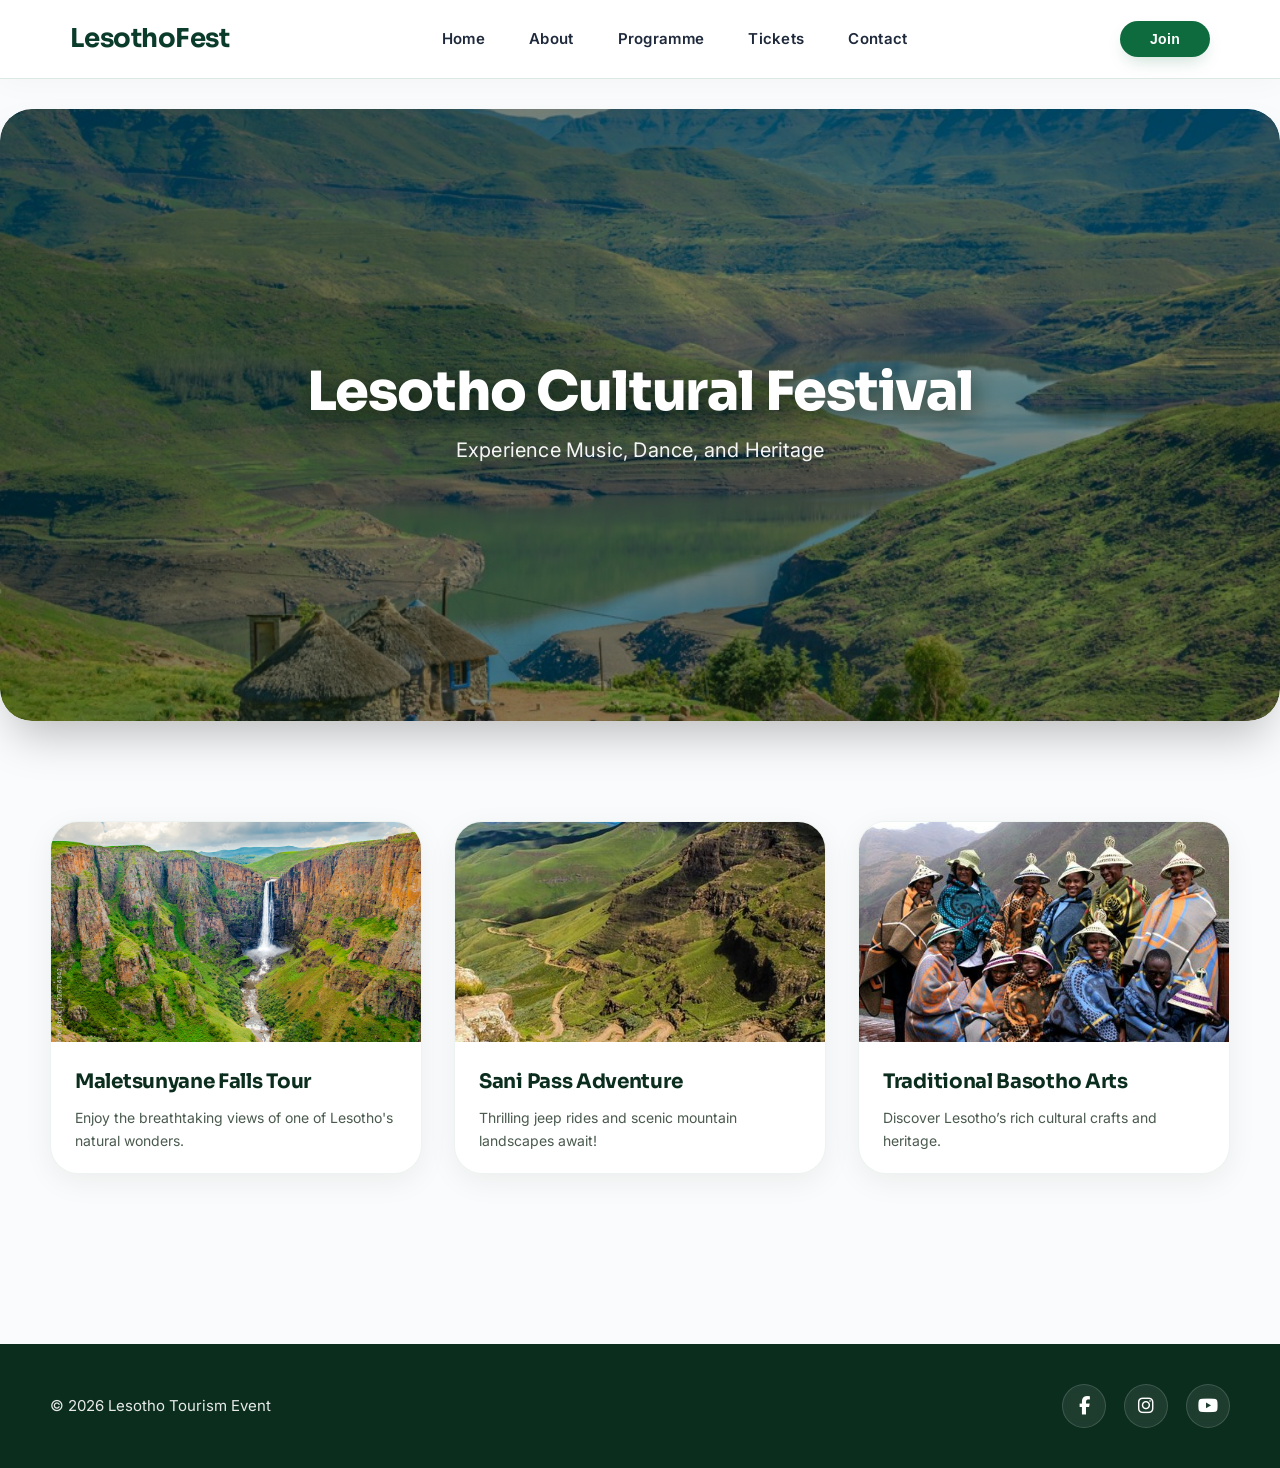
<file: index.html>
<!DOCTYPE html>
<html lang="en">
<head>
  <meta charset="UTF-8">
  <meta name="viewport" content="width=device-width, initial-scale=1.0">
  <title>Lesotho Tourism Event</title>
  <link rel="stylesheet" href="https://cdnjs.cloudflare.com/ajax/libs/font-awesome/6.4.0/css/all.min.css">
  <link rel="stylesheet" href="style.css">
</head>
<body>

<nav>
  <div class="logo">LesothoFest</div>
  <ul>
    <li><a href="index.html">Home</a></li>
    <li><a href="about.html">About</a></li>
    <li><a href="programme.html">Programme</a></li>
    <li><a href="tickets.html">Tickets</a></li>
    <li><a href="contact.html">Contact</a></li>
  </ul>
  <button>Join</button>
</nav>

<div class="hero">
  <img src="images/festival-banner.jpg" alt="Lesotho Festival">
  <div class="hero-text">
    <h1>Lesotho Cultural Festival</h1>
    <p>Experience Music, Dance, and Heritage</p>
  </div>
</div>

<section class="cards">
  <div class="card">
    <img src="images/maletsunyane.jpg" alt="">
    <h3>Maletsunyane Falls Tour</h3>
    <p>Enjoy the breathtaking views of one of Lesotho's natural wonders.</p>
  </div>
  <div class="card">
    <img src="images/sani-pass.jpg" alt="">
    <h3>Sani Pass Adventure</h3>
    <p>Thrilling jeep rides and scenic mountain landscapes await!</p>
  </div>
  <div class="card">
    <img src="images/basotho-hat.jpg" alt="">
    <h3>Traditional Basotho Arts</h3>
    <p>Discover Lesotho’s rich cultural crafts and heritage.</p>
  </div>
</section>


<footer>
  <div class="footer-content">
    <p>&copy; 2026 Lesotho Tourism Event</p>
    <div class="social-links">
      <a href="https://www.facebook.com/lesothofest" target="_blank" rel="noopener" title="Facebook"><i class="fab fa-facebook-f"></i></a>
      <a href="https://www.instagram.com/lesothofest" target="_blank" rel="noopener" title="Instagram"><i class="fab fa-instagram"></i></a>
      <a href="https://www.youtube.com/@lesothofest" target="_blank" rel="noopener" title="YouTube"><i class="fab fa-youtube"></i></a>
    </div>
  </div>
</footer>

</body>
</html>
</file>
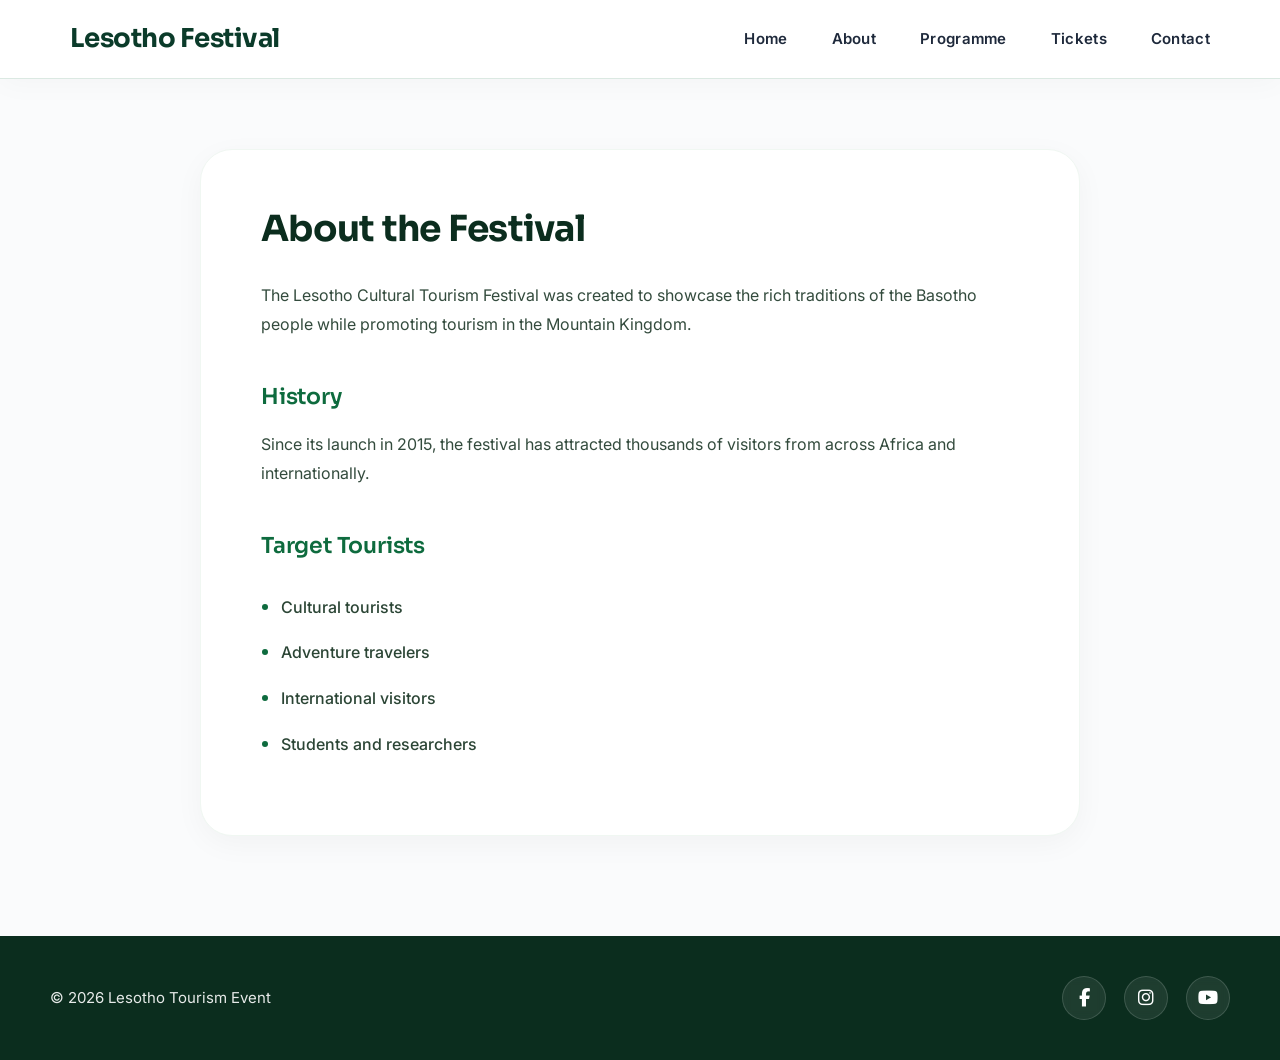
<file: about.html>
<!DOCTYPE html>
<html>
<head>
<title>About the Event</title>
<link rel="stylesheet" href="https://cdnjs.cloudflare.com/ajax/libs/font-awesome/6.4.0/css/all.min.css">
<link rel="stylesheet" href="style.css">
</head>

<body>

<nav>
<h1>Lesotho Festival</h1>
<ul>
<li><a href="index.html">Home</a></li>
<li><a href="about.html">About</a></li>
<li><a href="programme.html">Programme</a></li>
<li><a href="tickets.html">Tickets</a></li>
<li><a href="contact.html">Contact</a></li>
</ul>
</nav>

<div class="container">

<h2>About the Festival</h2>

<p>
The Lesotho Cultural Tourism Festival was created to showcase the
rich traditions of the Basotho people while promoting tourism in
the Mountain Kingdom.
</p>

<h3>History</h3>

<p>
Since its launch in 2015, the festival has attracted thousands of
visitors from across Africa and internationally.
</p>

<h3>Target Tourists</h3>

<ul>
<li>Cultural tourists</li>
<li>Adventure travelers</li>
<li>International visitors</li>
<li>Students and researchers</li>
</ul>

</div>

<footer>
  <div class="footer-content">
    <p>&copy; 2026 Lesotho Tourism Event</p>
    <div class="social-links">
      <a href="https://www.facebook.com/lesothofest" target="_blank" rel="noopener" title="Facebook"><i class="fab fa-facebook-f"></i></a>
      <a href="https://www.instagram.com/lesothofest" target="_blank" rel="noopener" title="Instagram"><i class="fab fa-instagram"></i></a>
      <a href="https://www.youtube.com/@lesothofest" target="_blank" rel="noopener" title="YouTube"><i class="fab fa-youtube"></i></a>
    </div>
  </div>
</footer>

</body>
</html>
</file>
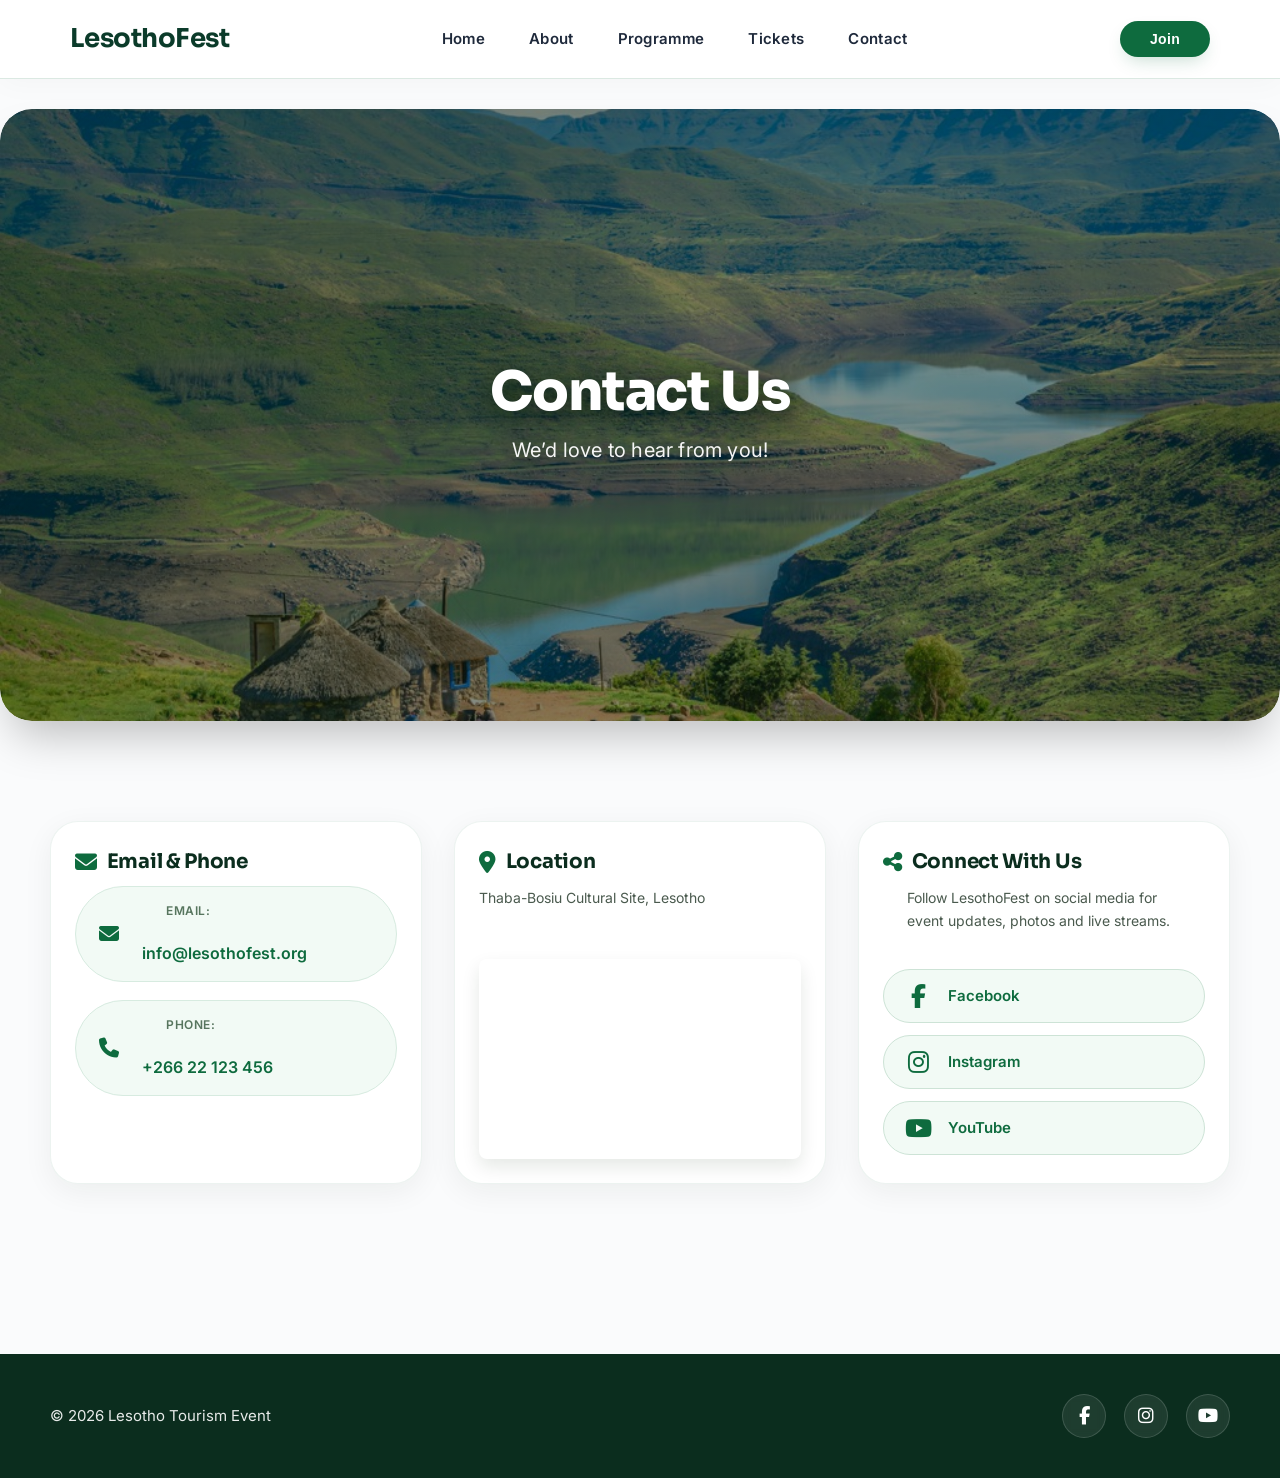
<file: contact.html>
<!DOCTYPE html>
<html lang="en">
<head>
  <meta charset="UTF-8">
  <meta name="viewport" content="width=device-width, initial-scale=1.0">
  <title>Contact Us</title>
  <link rel="stylesheet" href="https://cdnjs.cloudflare.com/ajax/libs/font-awesome/6.4.0/css/all.min.css">
  <link rel="stylesheet" href="style.css">
</head>
<body>

<nav>
  <div class="logo">LesothoFest</div>
  <ul>
    <li><a href="index.html">Home</a></li>
    <li><a href="about.html">About</a></li>
    <li><a href="programme.html">Programme</a></li>
    <li><a href="tickets.html">Tickets</a></li>
    <li><a href="contact.html">Contact</a></li>
  </ul>
  <button>Join</button>
</nav>

<div class="hero">
  <img src="images/festival-banner.jpg" alt="Contact">
  <div class="hero-text">
    <h1>Contact Us</h1>
    <p>We’d love to hear from you!</p>
  </div>
</div>

<section class="cards">
  <div class="card">
    <h3><i class="fas fa-envelope"></i> Email & Phone</h3>
    <div class="contact-info">
      <div class="contact-item">
        <i class="fas fa-envelope"></i>
        <div>
          <p class="label">Email:</p>
          <a href="mailto:info@lesothofest.org" class="contact-link">info@lesothofest.org</a>
        </div>
      </div>
      <div class="contact-item">
        <i class="fas fa-phone"></i>
        <div>
          <p class="label">Phone:</p>
          <a href="tel:+26622123456" class="contact-link">+266 22 123 456</a>
        </div>
      </div>
    </div>
  </div>
  <div class="card">
    <h3><i class="fas fa-map-marker-alt"></i> Location</h3>
    <p class="location-text">Thaba-Bosiu Cultural Site, Lesotho</p>
    <iframe src="https://maps.google.com/maps?q=Thaba-Bosiu&t=&z=13&ie=UTF8&iwloc=&output=embed" width="100%" height="200" style="border:0; border-radius: 8px; margin-top: 15px;" allowfullscreen="" loading="lazy"></iframe>
  </div>
  <div class="card">
    <h3><i class="fas fa-share-alt"></i> Connect With Us</h3>
    <div class="contact-card">
      <p class="muted">Follow LesothoFest on social media for event updates, photos and live streams.</p>
      <div class="social-links-large" style="margin-top:12px;">
        <a href="https://www.facebook.com/lesothofest" target="_blank" rel="noopener" class="social-link-plain facebook" aria-label="LesothoFest on Facebook">
          <i class="fab fa-facebook-f"></i>
          <span class="label">Facebook</span>
        </a>
        <a href="https://www.instagram.com/lesothofest" target="_blank" rel="noopener" class="social-link-plain instagram" aria-label="LesothoFest on Instagram">
          <i class="fab fa-instagram"></i>
          <span class="label">Instagram</span>
        </a>
        <a href="https://www.youtube.com/@lesothofest" target="_blank" rel="noopener" class="social-link-plain youtube" aria-label="LesothoFest on YouTube">
          <i class="fab fa-youtube"></i>
          <span class="label">YouTube</span>
        </a>
      </div>
    </div>
  </div>
</section>

<footer>
  <div class="footer-content">
    <p>&copy; 2026 Lesotho Tourism Event</p>
    <div class="social-links">
      <a href="https://www.facebook.com/lesothofest" target="_blank" rel="noopener" title="Facebook"><i class="fab fa-facebook-f"></i></a>
      <a href="https://www.instagram.com/lesothofest" target="_blank" rel="noopener" title="Instagram"><i class="fab fa-instagram"></i></a>
      <a href="https://www.youtube.com/@lesothofest" target="_blank" rel="noopener" title="YouTube"><i class="fab fa-youtube"></i></a>
    </div>
  </div>
</footer>

</body>
</html>
</file>
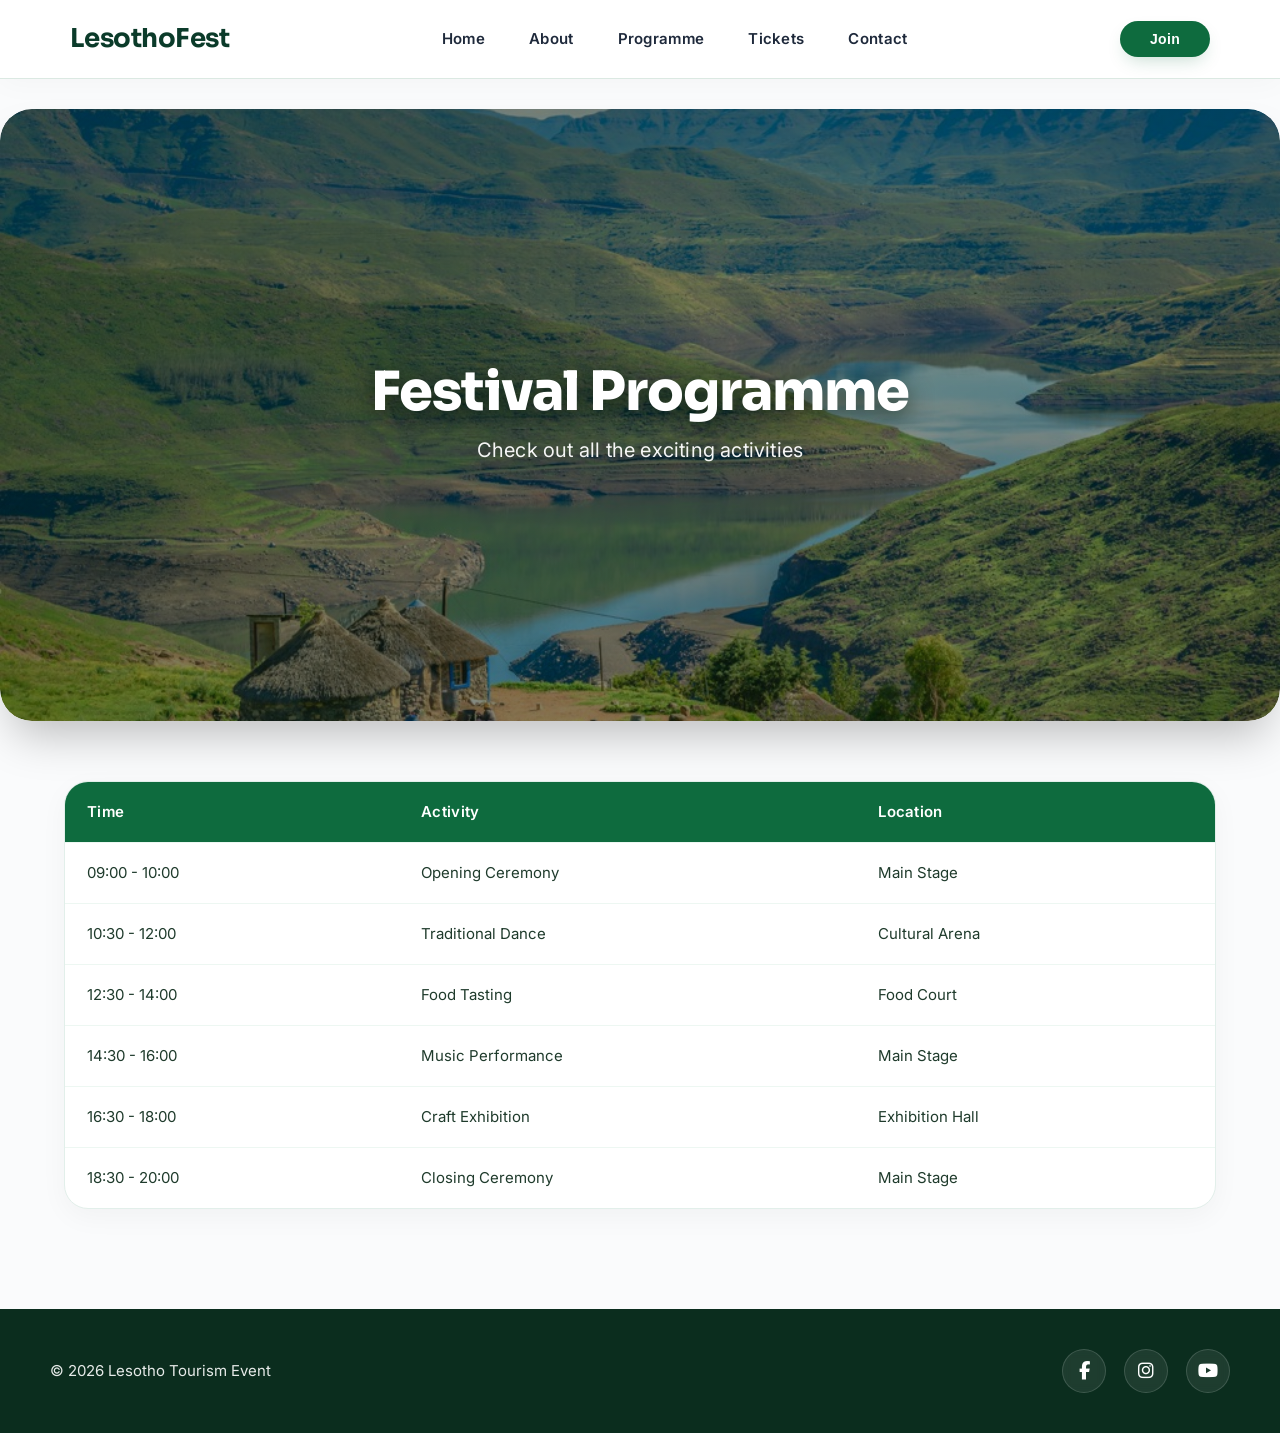
<file: programme.html>
<!DOCTYPE html>
<html lang="en">
<head>
  <meta charset="UTF-8">
  <meta name="viewport" content="width=device-width, initial-scale=1.0">
  <title>Programme Schedule</title>
  <link rel="stylesheet" href="https://cdnjs.cloudflare.com/ajax/libs/font-awesome/6.4.0/css/all.min.css">
  <link rel="stylesheet" href="style.css">
</head>
<body>

<nav>
  <div class="logo">LesothoFest</div>
  <ul>
    <li><a href="index.html">Home</a></li>
    <li><a href="about.html">About</a></li>
    <li><a href="programme.html">Programme</a></li>
    <li><a href="tickets.html">Tickets</a></li>
    <li><a href="contact.html">Contact</a></li>
  </ul>
  <button>Join</button>
</nav>

<div class="hero">
  <img src="images/festival-banner.jpg" alt="Programme">
  <div class="hero-text">
    <h1>Festival Programme</h1>
    <p>Check out all the exciting activities</p>
  </div>
</div>

<section>
  <table>
    <thead>
      <tr>
        <th>Time</th>
        <th>Activity</th>
        <th>Location</th>
      </tr>
    </thead>
    <tbody>
      <tr>
        <td>09:00 - 10:00</td>
        <td>Opening Ceremony</td>
        <td>Main Stage</td>
      </tr>
      <tr>
        <td>10:30 - 12:00</td>
        <td>Traditional Dance</td>
        <td>Cultural Arena</td>
      </tr>
      <tr>
        <td>12:30 - 14:00</td>
        <td>Food Tasting</td>
        <td>Food Court</td>
      </tr>
      <tr>
        <td>14:30 - 16:00</td>
        <td>Music Performance</td>
        <td>Main Stage</td>
      </tr>
      <tr>
        <td>16:30 - 18:00</td>
        <td>Craft Exhibition</td>
        <td>Exhibition Hall</td>
      </tr>
      <tr>
        <td>18:30 - 20:00</td>
        <td>Closing Ceremony</td>
        <td>Main Stage</td>
      </tr>
    </tbody>
  </table>
</section>

<footer>
  <div class="footer-content">
    <p>&copy; 2026 Lesotho Tourism Event</p>
    <div class="social-links">
      <a href="https://www.facebook.com/lesothofest" target="_blank" rel="noopener" title="Facebook"><i class="fab fa-facebook-f"></i></a>
      <a href="https://www.instagram.com/lesothofest" target="_blank" rel="noopener" title="Instagram"><i class="fab fa-instagram"></i></a>
      <a href="https://www.youtube.com/@lesothofest" target="_blank" rel="noopener" title="YouTube"><i class="fab fa-youtube"></i></a>
    </div>
  </div>
</footer>

</body>
</html>
</file>
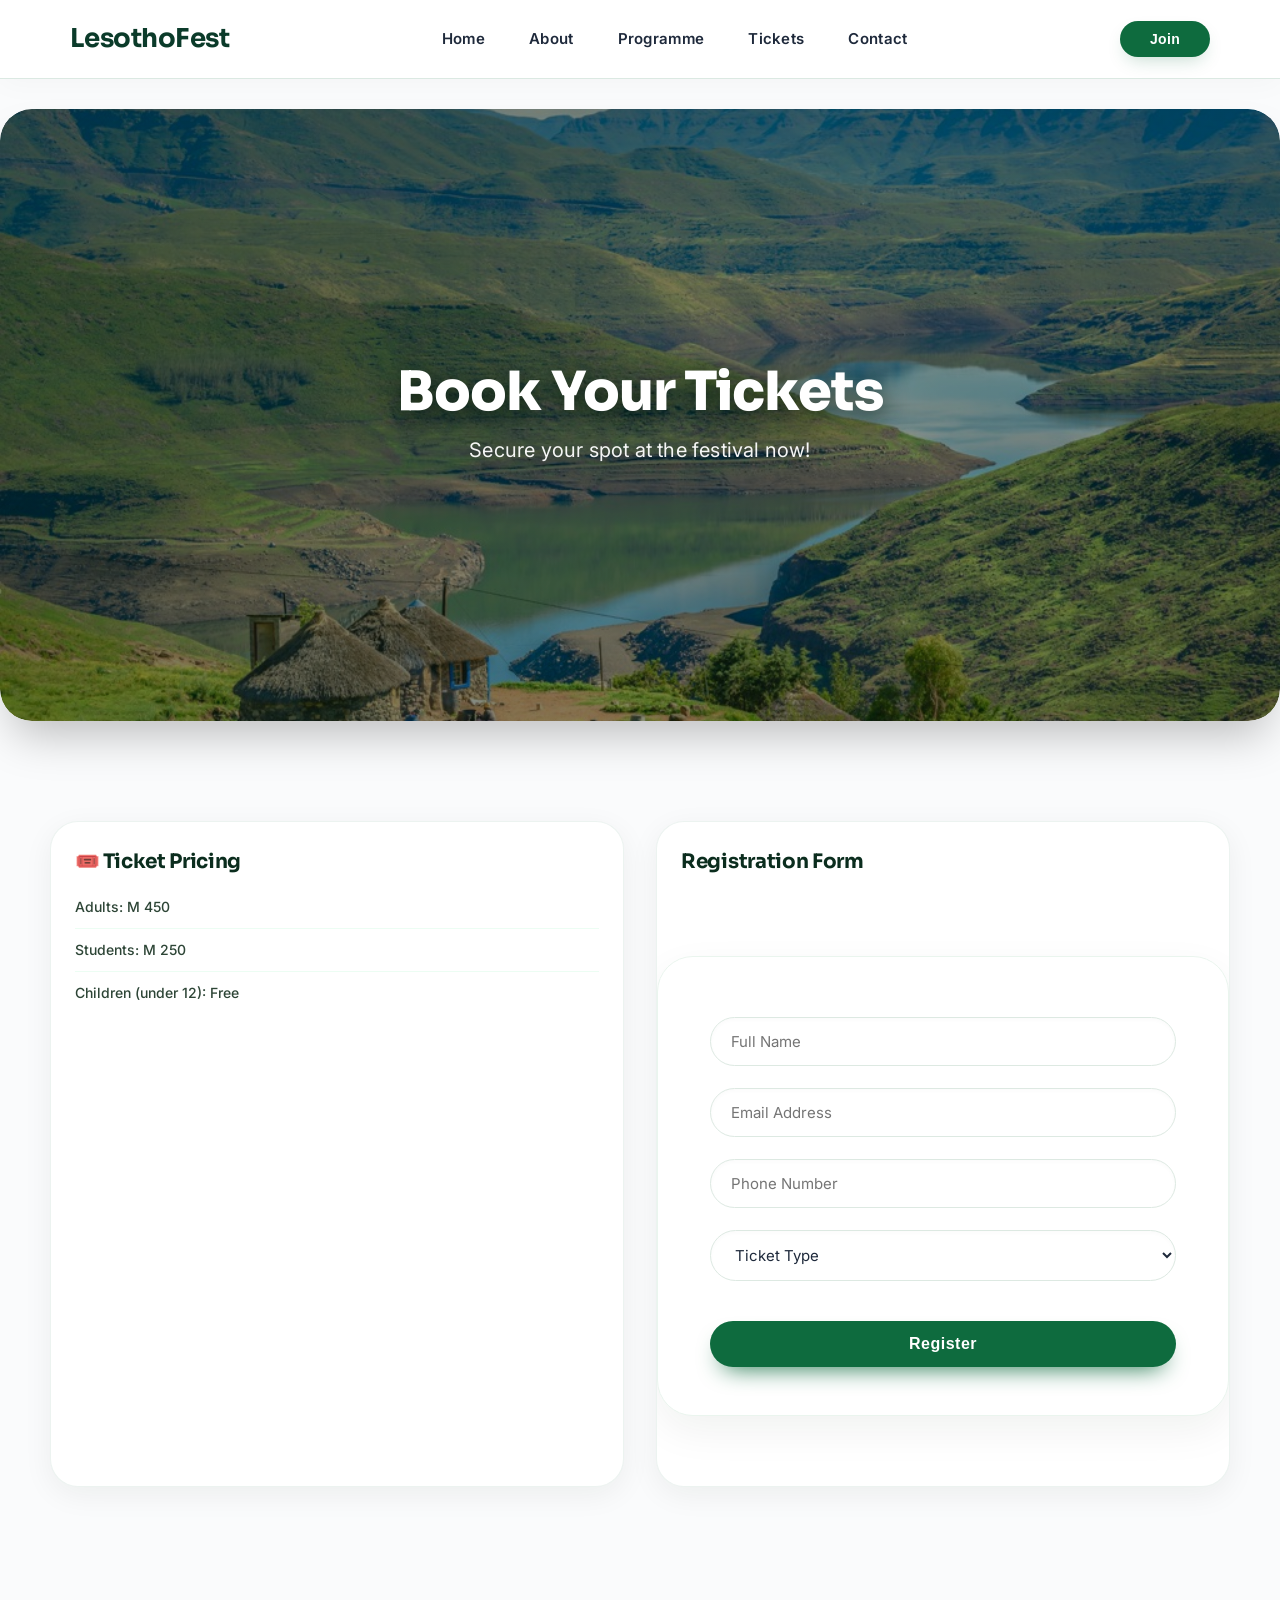
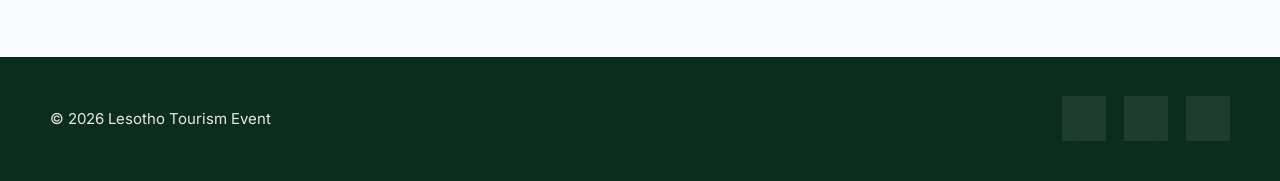
<file: tickets.html>
<!DOCTYPE html>
<html lang="en">
<head>
  <meta charset="UTF-8">
  <meta name="viewport" content="width=device-width, initial-scale=1.0">
  <title>Tickets & Registration</title>
  <link rel="stylesheet" href="https://cdnjs.cloudflare.com/ajax/libs/font-awesome/6.4.0/css/all.min.css">
  <link rel="stylesheet" href="style.css">
</head>
<body>

<nav>
  <div class="logo">LesothoFest</div>
  <ul>
    <li><a href="index.html">Home</a></li>
    <li><a href="about.html">About</a></li>
    <li><a href="programme.html">Programme</a></li>
    <li><a href="tickets.html">Tickets</a></li>
    <li><a href="contact.html">Contact</a></li>
  </ul>
  <button>Join</button>
</nav>

<div class="hero">
  <img src="images/festival-banner.jpg" alt="Tickets">
  <div class="hero-text">
    <h1>Book Your Tickets</h1>
    <p>Secure your spot at the festival now!</p>
  </div>
</div>

<section class="cards">
  <div class="card">
    <h3>🎟️ Ticket Pricing</h3>
    <ul>
      <li>Adults: M 450</li>
      <li>Students: M 250</li>
      <li>Children (under 12): Free</li>
    </ul>
  </div>
  <div class="card">
    <h3>Registration Form</h3>
    <form>
      <input type="text" placeholder="Full Name" required>
      <input type="email" placeholder="Email Address" required>
      <input type="tel" placeholder="Phone Number" required>
      <select>
        <option value="">Ticket Type</option>
        <option value="adult">Adult</option>
        <option value="student">Student</option>
        <option value="child">Child</option>
      </select>
      <button type="submit">Register</button>
    </form>
  </div>
</section>

<footer>
  <div class="footer-content">
    <p>&copy; 2026 Lesotho Tourism Event</p>
    <div class="social-links">
      <a href="https://www.facebook.com/lesothofest" target="_blank" rel="noopener" title="Facebook"><i class="fab fa-facebook-f"></i></a>
      <a href="https://www.instagram.com/lesothofest" target="_blank" rel="noopener" title="Instagram"><i class="fab fa-instagram"></i></a>
      <a href="https://www.youtube.com/@lesothofest" target="_blank" rel="noopener" title="YouTube"><i class="fab fa-youtube"></i></a>
    </div>
  </div>
</footer>

</body>
</html>
</file>
<file: style.css>
@import url('https://fonts.googleapis.com/css2?family=Inter:wght@300;400;500;600;700&family=Sora:wght@400;600;700&display=swap');

/* ---------- RESET & BASE ---------- */
* {
  margin: 0;
  padding: 0;
  box-sizing: border-box;
}

html {
  scroll-behavior: smooth;
}

body {
  background: #fafbfc;
  color: #1f2937;
  line-height: 1.6;
  font-family: 'Inter', sans-serif;
}

a {
  text-decoration: none;
  color: inherit;
}

img {
  max-width: 100%;
  display: block;
  border-radius: 12px;
}

/* ---------- NAVIGATION (unified, premium) ---------- */
nav {
  display: flex;
  justify-content: space-between;
  align-items: center;
  padding: 18px 70px;
  background: rgba(255, 255, 255, 0.9);
  backdrop-filter: blur(16px);
  -webkit-backdrop-filter: blur(16px);
  position: sticky;
  top: 0;
  z-index: 1000;
  box-shadow: 0 4px 30px rgba(0, 0, 0, 0.03);
  border-bottom: 1px solid rgba(14, 107, 62, 0.15);
}

nav .logo,
nav h1 {
  font-family: 'Sora', sans-serif;
  font-weight: 700;
  font-size: 26px;
  color: #0b3b2a;
  letter-spacing: -0.02em;
}

nav ul {
  display: flex;
  list-style: none;
  gap: 44px;
}

nav ul li a {
  font-weight: 600;
  color: #1e293b;
  padding: 6px 0;
  position: relative;
  transition: color 0.2s ease;
  font-size: 15px;
  letter-spacing: 0.02em;
}

nav ul li a:hover {
  color: #0e6b3e;
}

nav ul li a::after {
  content: '';
  position: absolute;
  width: 0;
  height: 2.5px;
  background: #0e6b3e;
  left: 0;
  bottom: -4px;
  transition: width 0.25s cubic-bezier(0.4, 0, 0.2, 1);
  border-radius: 4px;
}

nav ul li a:hover::after {
  width: 100%;
}

nav button {
  padding: 10px 30px;
  border-radius: 40px;
  border: none;
  background: #0e6b3e;
  color: white;
  font-weight: 600;
  cursor: pointer;
  transition: 0.25s ease;
  font-size: 14px;
  letter-spacing: 0.3px;
  box-shadow: 0 8px 18px -6px rgba(14, 107, 62, 0.25);
}

nav button:hover {
  background: #0a4f2e;
  transform: translateY(-2px);
  box-shadow: 0 12px 22px -8px rgba(14, 107, 62, 0.4);
}

/* ---------- HERO (elegant overlay) ---------- */
.hero {
  position: relative;
  height: 68vh;
  min-height: 380px;
  width: 100%;
  max-width: 1400px;
  margin: 30px auto;
  padding: 0 30px;
  border-radius: 32px;
  overflow: hidden;
  display: flex;
  align-items: center;
  justify-content: center;
  box-shadow: 0 25px 45px -12px rgba(0, 0, 0, 0.25);
}

.hero img {
  position: absolute;
  width: 100%;
  height: 100%;
  object-fit: cover;
  border-radius: 32px;
  filter: brightness(0.7) saturate(1.05);
  transition: transform 6s ease;
}

.hero:hover img {
  transform: scale(1.02);
}

.hero::after {
  content: "";
  position: absolute;
  inset: 0;
  background: linear-gradient(135deg, rgba(0,40,20,0.35) 0%, rgba(0,20,10,0.2) 100%);
  border-radius: 32px;
  pointer-events: none;
}

.hero-text {
  position: relative;
  z-index: 10;
  text-align: center;
  color: white;
  max-width: 780px;
  padding: 0 24px;
  text-shadow: 0 6px 25px rgba(0, 20, 0, 0.7);
  animation: fadeUp 0.9s ease-out;
}

@keyframes fadeUp {
  0% { opacity: 0; transform: translateY(20px); }
  100% { opacity: 1; transform: translateY(0); }
}

.hero-text h1 {
  font-family: 'Sora', sans-serif;
  font-size: 54px;
  font-weight: 800;
  margin-bottom: 12px;
  letter-spacing: -0.02em;
  line-height: 1.1;
}

.hero-text p {
  font-size: 20px;
  font-weight: 400;
  opacity: 0.95;
  letter-spacing: 0.2px;
}

/* ---------- SEARCH BAR (refined) ---------- */
.search-bar {
  position: absolute;
  bottom: 40px;
  left: 50%;
  transform: translateX(-50%);
  display: flex;
  gap: 12px;
  background: rgba(255, 255, 255, 0.96);
  padding: 16px 28px;
  border-radius: 80px;
  box-shadow: 0 20px 40px -10px rgba(0, 30, 10, 0.25);
  width: 85%;
  max-width: 800px;
  z-index: 20;
  backdrop-filter: blur(12px);
  border: 1px solid rgba(255, 255, 255, 0.4);
}

.search-bar input,
.search-bar select {
  flex: 1;
  padding: 12px 20px;
  border: 1px solid #e2e8f0;
  border-radius: 60px;
  background: white;
  color: #1e293b;
  font-weight: 500;
  font-size: 14px;
  transition: all 0.2s;
  outline: none;
  box-shadow: inset 0 2px 5px rgba(0,0,0,0.02);
}

.search-bar input:focus,
.search-bar select:focus {
  border-color: #0e6b3e;
  box-shadow: 0 0 0 3px rgba(14, 107, 62, 0.15), inset 0 1px 3px #fff;
}

.search-bar button {
  padding: 12px 36px;
  background: #0e6b3e;
  color: white;
  border: none;
  border-radius: 60px;
  font-weight: 600;
  cursor: pointer;
  transition: 0.2s;
  font-size: 14px;
  letter-spacing: 0.3px;
  white-space: nowrap;
  box-shadow: 0 10px 20px -7px #0e6b3e;
}

.search-bar button:hover {
  background: #0a4f2e;
  transform: scale(1.02);
}

/* ---------- CARD SECTIONS (airy, cohesive) ---------- */
.cards {
  display: grid;
  grid-template-columns: repeat(auto-fit, minmax(300px, 1fr));
  gap: 32px;
  padding: 70px 50px;
  max-width: 1400px;
  margin: 0 auto;
}

.card {
  background: white;
  border-radius: 28px;
  overflow: hidden;
  box-shadow: 0 8px 30px rgba(0, 30, 10, 0.06);
  transition: all 0.35s cubic-bezier(0.4, 0, 0.2, 1);
  border: 1px solid rgba(14, 107, 62, 0.08);
  display: flex;
  flex-direction: column;
  backdrop-filter: blur(2px);
}

.card img {
  width: 100%;
  height: 220px;
  object-fit: cover;
  transition: transform 0.6s ease;
  border-radius: 0;
}

.card:hover img {
  transform: scale(1.07);
}

.card h3 {
  padding: 24px 24px 8px;
  color: #0b2d1e;
  font-family: 'Sora', sans-serif;
  font-size: 20px;
  font-weight: 700;
  letter-spacing: -0.3px;
  display: flex;
  align-items: center;
  gap: 10px;
}

.card h3 i {
  color: #0e6b3e;
  font-size: 22px;
}

.card p {
  padding: 0 24px 20px;
  color: #4a5a4e;
  font-size: 14px;
  font-weight: 400;
  line-height: 1.7;
  flex-grow: 1;
}

.card ul {
  padding: 0 24px 24px;
  color: #2d4536;
  list-style: none;
}

.card ul li {
  padding: 10px 0;
  font-weight: 500;
  font-size: 14px;
  border-bottom: 1px solid #ecfdf3;
}

.card ul li:last-child {
  border-bottom: none;
}

.card:hover {
  transform: translateY(-8px);
  box-shadow: 0 20px 40px -8px rgba(14, 107, 62, 0.2);
  border-color: rgba(14, 107, 62, 0.2);
}

/* Contact card specific */
.contact-card {
  padding: 0 24px 24px;
}

.muted {
  color: #6b7280;
  font-size: 14px;
  line-height: 1.6;
  margin-bottom: 16px;
}

/* ---------- CONTAINER (about page etc.) ---------- */
.container {
  max-width: 880px;
  margin: 70px auto;
  padding: 50px 60px;
  background: white;
  border-radius: 32px;
  box-shadow: 0 8px 30px rgba(0, 30, 10, 0.04);
  border: 1px solid #f0f7f2;
}

.container h2 {
  color: #0b2d1e;
  font-family: 'Sora', sans-serif;
  font-size: 36px;
  font-weight: 700;
  margin-bottom: 24px;
  letter-spacing: -0.02em;
}

.container h3 {
  color: #0e6b3e;
  font-family: 'Sora', sans-serif;
  font-size: 22px;
  font-weight: 600;
  margin: 40px 0 16px;
  letter-spacing: -0.2px;
}

.container p {
  color: #334b3d;
  margin-bottom: 20px;
  line-height: 1.8;
  font-weight: 400;
  font-size: 16px;
}

.container ul {
  color: #2b4535;
  padding-left: 20px;
  margin: 20px 0;
}

.container ul li {
  padding: 8px 0;
  font-weight: 500;
}

.container ul li::marker {
  color: #0e6b3e;
  font-size: 1.2em;
}

/* ---------- FORMS (graceful) ---------- */
form {
  max-width: 580px;
  margin: 70px auto;
  background: white;
  padding: 48px 52px;
  border-radius: 36px;
  box-shadow: 0 15px 40px rgba(0, 35, 15, 0.06);
  border: 1px solid #eaf5ee;
}

form h2 {
  margin-bottom: 36px;
  color: #0b2d1e;
  font-family: 'Sora', sans-serif;
  font-size: 30px;
  font-weight: 700;
  letter-spacing: -0.5px;
}

input,
select,
textarea {
  width: 100%;
  padding: 14px 20px;
  margin: 12px 0 10px;
  border-radius: 50px;
  border: 1px solid #dde9e2;
  font-size: 15px;
  transition: 0.2s;
  font-family: 'Inter', sans-serif;
  color: #1e293b;
  background: #ffffff;
  box-shadow: inset 0 2px 4px rgba(0,20,0,0.02);
}

input:focus,
select:focus,
textarea:focus {
  outline: none;
  border-color: #0e6b3e;
  box-shadow: 0 0 0 4px rgba(14, 107, 62, 0.12);
}

form button {
  width: 100%;
  padding: 14px 18px;
  margin-top: 30px;
  background: #0e6b3e;
  color: white;
  border: none;
  border-radius: 60px;
  font-weight: 600;
  cursor: pointer;
  transition: 0.2s;
  font-size: 16px;
  letter-spacing: 0.5px;
  box-shadow: 0 12px 24px -12px #0e6b3e;
}

form button:hover {
  background: #0a4f2e;
  transform: translateY(-2px);
}

/* ---------- TABLES (clean, modern) ---------- */
table {
  width: 90%;
  margin: 60px auto;
  border-collapse: separate;
  border-spacing: 0;
  background: white;
  border-radius: 24px;
  overflow: hidden;
  box-shadow: 0 8px 28px rgba(0, 30, 0, 0.04);
  border: 1px solid #e2efea;
}

th,
td {
  padding: 18px 22px;
  text-align: left;
  border-bottom: 1px solid #edf7f2;
  color: #1f3b2c;
  font-weight: 400;
  font-size: 15px;
}

th {
  background: #0e6b3e;
  color: white;
  font-weight: 600;
  font-size: 15px;
  letter-spacing: 0.3px;
}

tr:last-child td {
  border-bottom: none;
}

tr:hover td {
  background: #f4fbf7;
}

/* ---------- CONTACT INFO COMPONENTS ---------- */
.contact-info {
  display: flex;
  flex-direction: column;
  gap: 18px;
  padding: 0 24px 24px;
}

.contact-item {
  display: flex;
  align-items: center;
  gap: 18px;
  padding: 14px 18px;
  background: #f2faf5;
  border-radius: 60px;
  transition: 0.2s;
  border: 1px solid #d7ebe0;
}

.contact-item:hover {
  background: #e2f3e9;
  border-color: #9bc0aa;
}

.contact-item i {
  font-size: 20px;
  color: #0e6b3e;
  min-width: 30px;
  text-align: center;
}

.contact-item .label {
  font-size: 12px;
  color: #57755e;
  margin: 0;
  font-weight: 600;
  text-transform: uppercase;
  letter-spacing: 0.5px;
}

.contact-link {
  color: #0e6b3e;
  font-weight: 600;
  font-size: 16px;
  transition: 0.2s;
}

.contact-link:hover {
  color: #064b29;
  text-decoration: underline;
}

.location-text {
  color: #3a5a48;
  font-size: 16px;
  margin-bottom: 15px;
  padding: 0 24px;
}

/* ---------- SOCIAL LINKS (unified) ---------- */
.social-links {
  display: flex;
  gap: 18px;
  align-items: center;
}

.social-links a {
  display: inline-flex;
  align-items: center;
  justify-content: center;
  width: 44px;
  height: 44px;
  border-radius: 50%;
  background: rgba(255, 255, 255, 0.1);
  color: white;
  transition: all 0.25s ease;
  font-size: 18px;
  border: 1px solid rgba(255,255,255,0.15);
  backdrop-filter: blur(4px);
}

.social-links a:hover {
  transform: translateY(-5px) scale(1.05);
  background: white;
  color: #0b2d1e;
  border-color: white;
  box-shadow: 0 15px 25px -8px rgba(0,0,0,0.4);
}

/* Social icon brand colors on hover */
.social-links a.facebook:hover {
  background: #1877F2;
  color: white;
  border-color: #1877F2;
}

.social-links a.instagram:hover {
  background: #E4405F;
  color: white;
  border-color: #E4405F;
}

.social-links a.twitter:hover {
  background: #1DA1F2;
  color: white;
  border-color: #1DA1F2;
}

.social-links a.youtube:hover {
  background: #FF0000;
  color: white;
  border-color: #FF0000;
}

/* Social links large (contact page) */
.social-links-large {
  display: flex;
  flex-direction: column;
  gap: 12px;
  margin-top: 12px;
}

.social-link-plain {
  display: flex;
  align-items: center;
  gap: 16px;
  padding: 14px 20px;
  border-radius: 60px;
  background: #f2faf5;
  border: 1px solid #cde3d6;
  transition: all 0.25s ease;
  color: #0e6b3e;
  font-weight: 600;
  text-decoration: none;
}

.social-link-plain i {
  font-size: 24px;
  width: 28px;
  text-align: center;
}

.social-link-plain .label {
  font-size: 15px;
}

.social-link-plain:hover {
  transform: translateX(6px);
  box-shadow: 0 8px 20px -8px rgba(14, 107, 62, 0.4);
}

.social-link-plain.facebook:hover {
  background: #1877F2;
  color: white;
  border-color: #1877F2;
}

.social-link-plain.instagram:hover {
  background: #E4405F;
  color: white;
  border-color: #E4405F;
}

.social-link-plain.twitter:hover {
  background: #1DA1F2;
  color: white;
  border-color: #1DA1F2;
}

.social-link-plain.youtube:hover {
  background: #FF0000;
  color: white;
  border-color: #FF0000;
}

/* map iframe refined */
iframe {
  border-radius: 24px;
  box-shadow: 0 8px 18px rgba(0, 35, 10, 0.1);
  border: 2px solid white;
  margin: 0 24px 24px;
  width: calc(100% - 48px);
}

/* ---------- FOOTER (elevated) ---------- */
footer {
  background: #0b2d1e;
  color: white;
  padding: 40px 50px;
  margin-top: 100px;
  font-weight: 400;
  font-size: 15px;
}

.footer-content {
  max-width: 1300px;
  margin: 0 auto;
  display: flex;
  justify-content: space-between;
  align-items: center;
  flex-wrap: wrap;
  gap: 30px;
}

footer p {
  color: rgba(255, 255, 255, 0.9);
  margin: 0;
}

footer .social-links a {
  background: rgba(255, 255, 255, 0.08);
}

/* ---------- RESPONSIVE (elegant stacking) ---------- */
@media (max-width: 1024px) {
  nav {
    padding: 15px 40px;
  }
  nav ul {
    gap: 28px;
  }
  .cards {
    padding: 60px 30px;
  }
  .hero-text h1 {
    font-size: 46px;
  }
}

@media (max-width: 768px) {
  nav {
    flex-direction: column;
    padding: 18px 24px;
    gap: 15px;
  }
  nav ul {
    flex-wrap: wrap;
    justify-content: center;
    gap: 20px;
  }
  nav button {
    margin-top: 5px;
  }
  .hero {
    height: 50vh;
    padding: 0 18px;
    margin: 18px auto;
  }
  .hero-text h1 {
    font-size: 38px;
  }
  .hero-text p {
    font-size: 17px;
  }
  .search-bar {
    flex-direction: column;
    border-radius: 40px;
    padding: 20px 24px;
    bottom: 20px;
    width: 92%;
  }
  .search-bar input,
  .search-bar select,
  .search-bar button {
    width: 100%;
    border-radius: 60px;
  }
  .cards {
    grid-template-columns: 1fr;
    padding: 40px 22px;
  }
  .container {
    margin: 40px 22px;
    padding: 35px 28px;
  }
  table {
    width: 95%;
    font-size: 14px;
  }
  th, td {
    padding: 12px 12px;
  }
  form {
    padding: 35px 28px;
    margin: 40px 22px;
  }
  .footer-content {
    flex-direction: column;
    text-align: center;
    gap: 20px;
  }
  .social-links {
    justify-content: center;
  }
  .social-links-large {
    align-items: stretch;
  }
  .contact-item {
    flex-wrap: wrap;
  }
  iframe {
    width: calc(100% - 32px);
    margin: 0 16px 16px;
  }
}

@media (max-width: 480px) {
  .hero-text h1 {
    font-size: 30px;
  }
  .hero-text p {
    font-size: 15px;
  }
  .card h3 {
    font-size: 18px;
  }
  .container h2 {
    font-size: 28px;
  }
  form h2 {
    font-size: 24px;
  }
  .contact-item {
    flex-direction: column;
    align-items: flex-start;
    text-align: left;
  }
  .contact-item i {
    margin-bottom: 5px;
  }
  .social-link-plain {
    padding: 12px 16px;
  }
}
</file>
